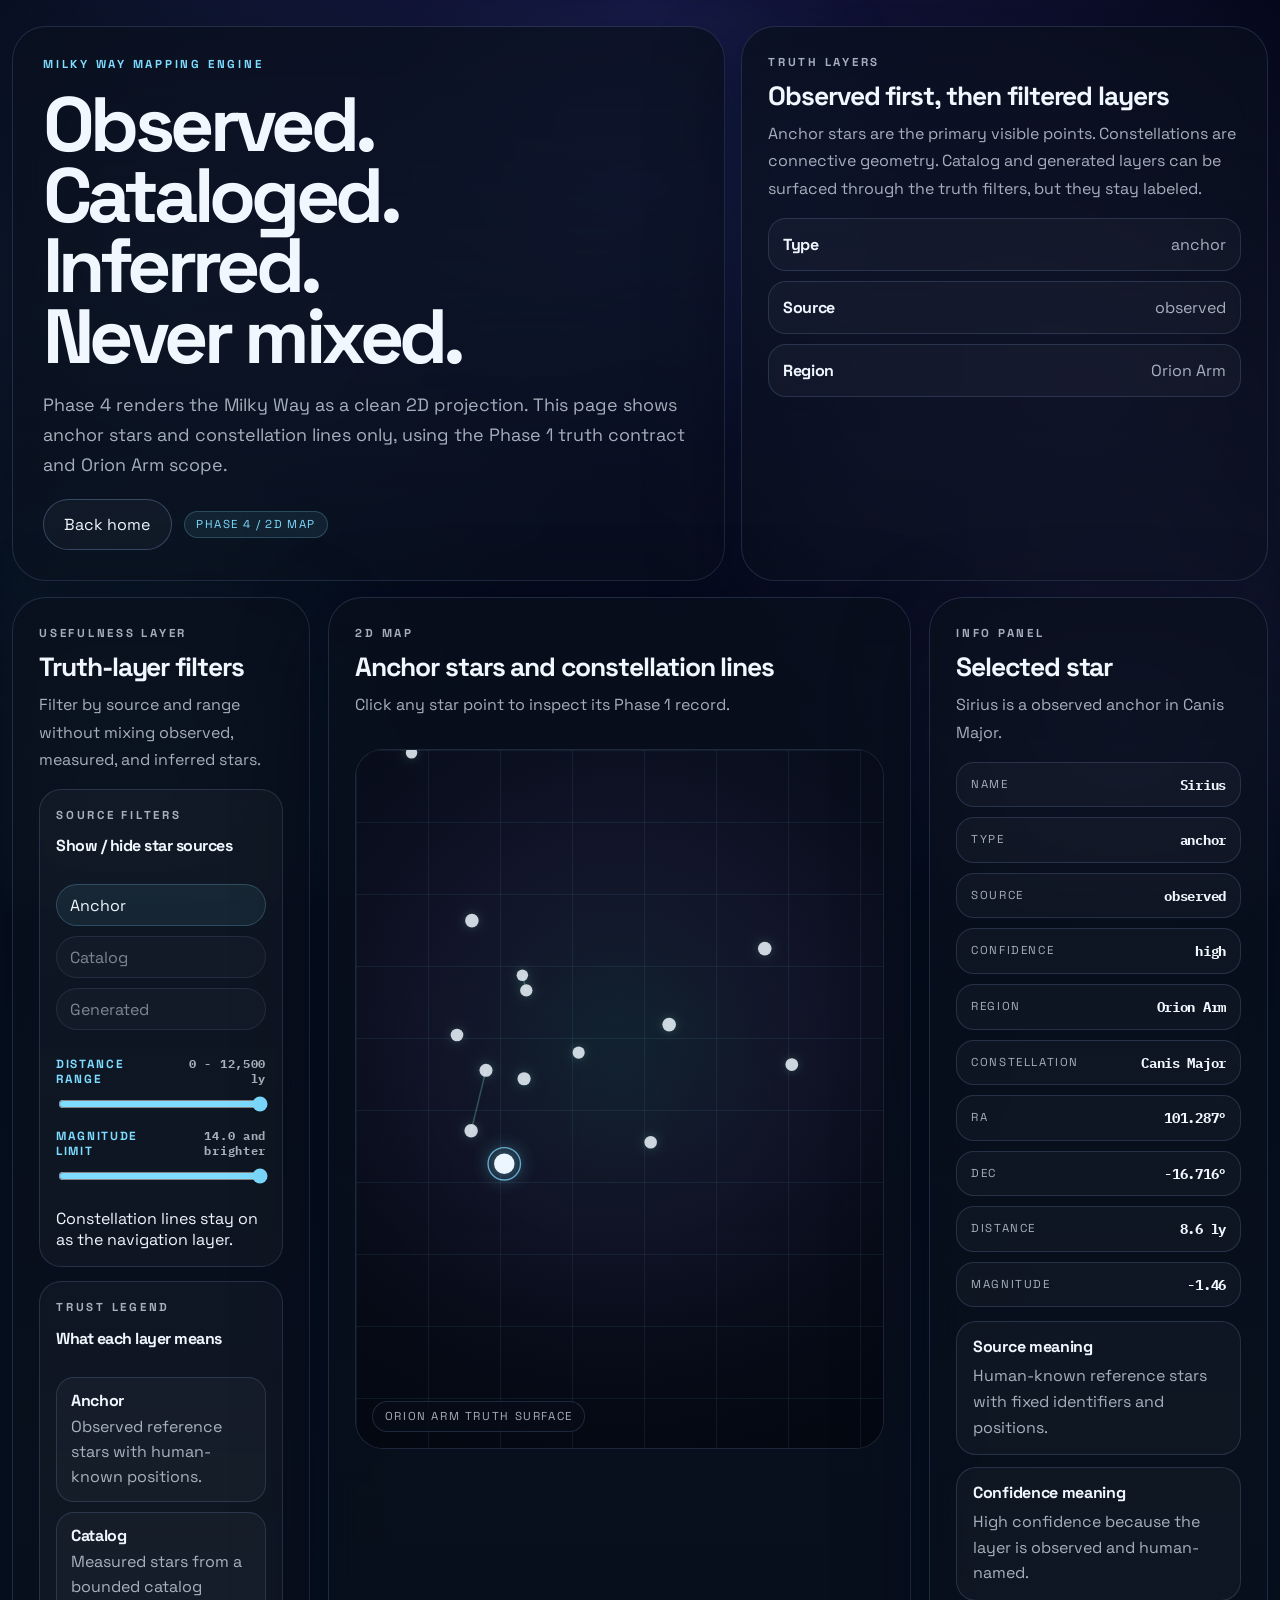
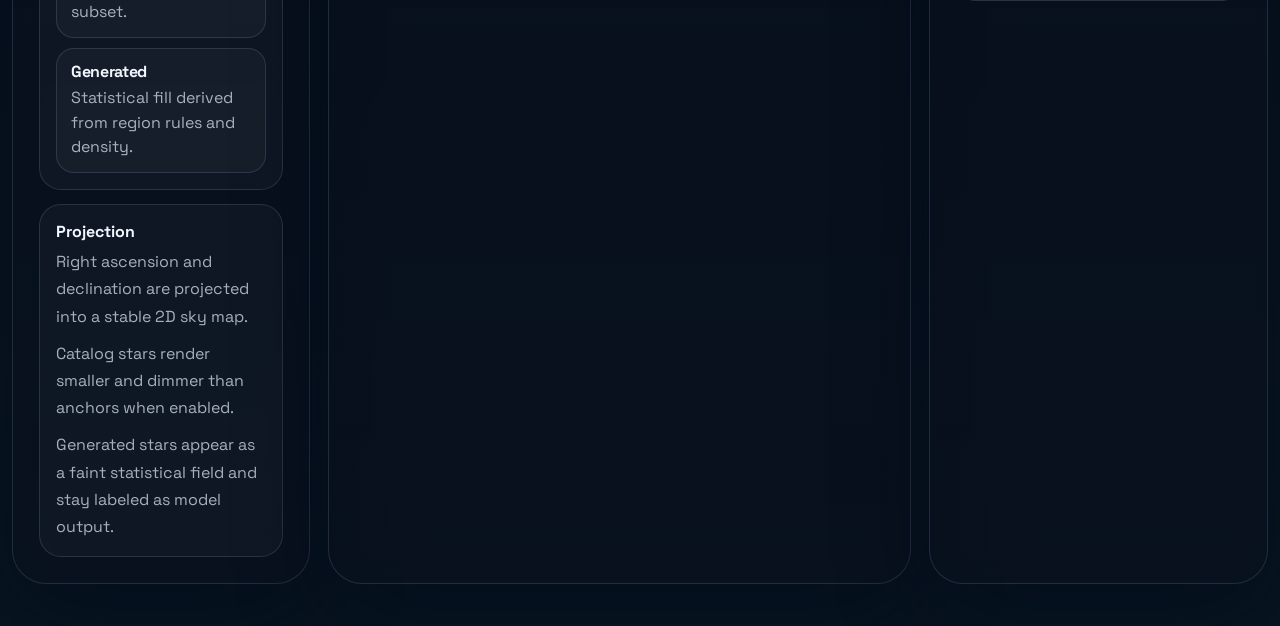
<file: galaxy/index.html>
<!doctype html>
<html lang="en">
<head>
  <meta charset="UTF-8">
  <meta name="viewport" content="width=device-width, initial-scale=1.0">
  <title>Milky Way Mapping Engine | Coupyn Labs</title>
  <meta name="description" content="Truth-layered Milky Way map for observed anchor stars and constellations.">
  <meta name="theme-color" content="#020617">
  <link rel="preconnect" href="https://fonts.googleapis.com">
  <link rel="preconnect" href="https://fonts.gstatic.com" crossorigin>
  <link href="https://fonts.googleapis.com/css2?family=Space+Grotesk:wght@400;500;600;700&family=IBM+Plex+Mono:wght@400;500;600&display=swap" rel="stylesheet">
  <link rel="stylesheet" href="../src/galaxy/galaxy.css">
</head>
<body>
  <main class="galaxy-page">
    <section class="hero">
      <div class="hero-copy">
        <p class="eyebrow">Milky Way Mapping Engine</p>
        <h1>Observed. Cataloged. Inferred. Never mixed.</h1>
        <p class="lead">
          Phase 4 renders the Milky Way as a clean 2D projection. This page shows anchor stars
          and constellation lines only, using the Phase 1 truth contract and Orion Arm scope.
        </p>
        <div class="hero-actions">
          <a class="button button-secondary" href="../index.html">Back home</a>
          <span class="badge" data-tone="info">Phase 4 / 2D map</span>
        </div>
      </div>

      <aside class="hero-panel">
        <div class="panel-head">
          <p class="eyebrow">Truth layers</p>
          <h2>Observed first, then filtered layers</h2>
          <p>
            Anchor stars are the primary visible points. Constellations are connective geometry.
            Catalog and generated layers can be surfaced through the truth filters, but they stay labeled.
          </p>
        </div>
        <div class="trust-list">
          <div class="trust-row">
            <strong>Type</strong>
            <span>anchor</span>
          </div>
          <div class="trust-row">
            <strong>Source</strong>
            <span>observed</span>
          </div>
          <div class="trust-row">
            <strong>Region</strong>
            <span>Orion Arm</span>
          </div>
        </div>
      </aside>
    </section>

    <section class="workspace">
      <aside class="panel layer-panel" aria-labelledby="layers-title">
        <div class="panel-head">
          <p class="eyebrow">Usefulness layer</p>
          <h2 id="layers-title">Truth-layer filters</h2>
          <p>Filter by source and range without mixing observed, measured, and inferred stars.</p>
        </div>

        <div class="filter-card">
          <div class="panel-head compact">
            <p class="eyebrow">Source filters</p>
            <h3>Show / hide star sources</h3>
          </div>

          <div class="layer-list" aria-label="Source filters">
            <button class="layer-chip layer-toggle is-active" id="anchor-toggle" type="button" aria-pressed="true">Anchor</button>
            <button class="layer-chip layer-toggle is-muted" id="catalog-toggle" type="button" aria-pressed="false">Catalog</button>
            <button class="layer-chip layer-toggle is-muted" id="generated-toggle" type="button" aria-pressed="false">Generated</button>
          </div>

          <div class="range-stack" aria-label="Range filters">
            <label class="range-field" for="distance-range">
              <div class="range-head">
                <span>Distance range</span>
                <strong id="distance-range-value">0 - 12,500 ly</strong>
              </div>
              <input id="distance-range" type="range" min="0" max="12500" step="50" value="12500">
            </label>

            <label class="range-field" for="magnitude-range">
              <div class="range-head">
                <span>Magnitude limit</span>
                <strong id="magnitude-range-value">14.0 and brighter</strong>
              </div>
              <input id="magnitude-range" type="range" min="-2" max="14" step="0.1" value="14">
            </label>
          </div>

          <p class="note-copy">Constellation lines stay on as the navigation layer.</p>
        </div>

        <div class="trust-legend">
          <div class="panel-head compact">
            <p class="eyebrow">Trust legend</p>
            <h3>What each layer means</h3>
          </div>
          <div class="legend-list">
            <div class="legend-row">
              <strong>Anchor</strong>
              <span>Observed reference stars with human-known positions.</span>
            </div>
            <div class="legend-row">
              <strong>Catalog</strong>
              <span>Measured stars from a bounded catalog subset.</span>
            </div>
            <div class="legend-row">
              <strong>Generated</strong>
              <span>Statistical fill derived from region rules and density.</span>
            </div>
          </div>
        </div>

        <div class="note-card">
          <strong>Projection</strong>
          <p>Right ascension and declination are projected into a stable 2D sky map.</p>
          <p class="note-copy">Catalog stars render smaller and dimmer than anchors when enabled.</p>
          <p class="note-copy">Generated stars appear as a faint statistical field and stay labeled as model output.</p>
        </div>
      </aside>

      <section class="panel map-panel" aria-labelledby="map-title">
        <div class="panel-head">
          <p class="eyebrow">2D map</p>
          <h2 id="map-title">Anchor stars and constellation lines</h2>
          <p>Click any star point to inspect its Phase 1 record.</p>
        </div>

        <div class="map-frame">
          <canvas id="galaxy-canvas" aria-label="Milky Way 2D map" role="img"></canvas>
          <div class="map-label">Orion Arm truth surface</div>
        </div>
      </section>

      <aside class="panel info-panel" id="galaxy-info-panel" aria-labelledby="info-title">
        <div class="panel-head">
          <p class="eyebrow">Info panel</p>
          <h2 id="info-title">Selected star</h2>
          <p id="galaxy-info-subtitle">Click a star to inspect its record.</p>
        </div>

        <div class="info-stack">
          <div class="info-row">
            <span>Name</span>
            <strong id="galaxy-info-name">-</strong>
          </div>
          <div class="info-row">
            <span>Type</span>
            <strong id="galaxy-info-type">-</strong>
          </div>
          <div class="info-row">
            <span>Source</span>
            <strong id="galaxy-info-source">-</strong>
          </div>
          <div class="info-row">
            <span>Confidence</span>
            <strong id="galaxy-info-confidence">-</strong>
          </div>
          <div class="info-row">
            <span>Region</span>
            <strong id="galaxy-info-region">-</strong>
          </div>
          <div class="info-row">
            <span>Constellation</span>
            <strong id="galaxy-info-constellation">-</strong>
          </div>
          <div class="info-row">
            <span>RA</span>
            <strong id="galaxy-info-ra">-</strong>
          </div>
          <div class="info-row">
            <span>Dec</span>
            <strong id="galaxy-info-dec">-</strong>
          </div>
          <div class="info-row">
            <span>Distance</span>
            <strong id="galaxy-info-distance">-</strong>
          </div>
          <div class="info-row">
            <span>Magnitude</span>
            <strong id="galaxy-info-magnitude">-</strong>
          </div>
        </div>

        <div class="info-explainer">
          <div class="explain-card">
            <strong>Source meaning</strong>
            <p id="galaxy-info-source-meaning">Click a star to see why it exists in this layer.</p>
          </div>
          <div class="explain-card">
            <strong>Confidence meaning</strong>
            <p id="galaxy-info-confidence-meaning">Observed anchors and measured catalog stars are high confidence. Generated stars are statistical.</p>
          </div>
        </div>
      </aside>
    </section>
  </main>

  <script type="module" src="../src/galaxy/main.js"></script>
</body>
</html>
</file>
<file: src/galaxy/galaxy.css>
@import url("https://fonts.googleapis.com/css2?family=Space+Grotesk:wght@400;500;600;700&family=IBM+Plex+Mono:wght@400;500;600&display=swap");

:root {
  --bg: #020617;
  --bg-soft: #07111f;
  --surface: rgba(8, 14, 27, 0.78);
  --surface-strong: rgba(11, 19, 34, 0.94);
  --border: rgba(154, 193, 255, 0.16);
  --border-strong: rgba(154, 193, 255, 0.28);
  --text: #f0f7ff;
  --muted: rgba(226, 235, 246, 0.72);
  --accent: #7ddcff;
  --accent-2: #8fffe6;
  --accent-3: #a18cff;
  --shadow: 0 28px 90px rgba(2, 6, 23, 0.48);
  --radius-xl: 34px;
  --radius-lg: 24px;
}

* {
  box-sizing: border-box;
}

html {
  scroll-behavior: smooth;
}

body {
  margin: 0;
  min-height: 100vh;
  color: var(--text);
  font-family: "Space Grotesk", "Segoe UI", sans-serif;
  background:
    radial-gradient(circle at top, rgba(107, 96, 255, 0.18), transparent 30%),
    radial-gradient(circle at 12% 12%, rgba(125, 220, 255, 0.10), transparent 22%),
    radial-gradient(circle at 86% 18%, rgba(161, 140, 255, 0.12), transparent 22%),
    linear-gradient(180deg, #020617 0%, #06101d 48%, #081521 100%);
  overflow-x: hidden;
}

body::before,
body::after {
  content: "";
  position: fixed;
  inset: 0;
  pointer-events: none;
  z-index: 0;
}

body::before {
  background-image:
    linear-gradient(rgba(255, 255, 255, 0.03) 1px, transparent 1px),
    linear-gradient(90deg, rgba(255, 255, 255, 0.03) 1px, transparent 1px);
  background-size: 84px 84px;
  mask-image: radial-gradient(circle at center, black 24%, transparent 82%);
  opacity: 0.35;
}

body::after {
  background:
    radial-gradient(circle at 50% 20%, rgba(86, 156, 255, 0.12), transparent 30%),
    radial-gradient(circle at 10% 84%, rgba(143, 255, 230, 0.08), transparent 24%),
    radial-gradient(circle at 88% 82%, rgba(161, 140, 255, 0.10), transparent 22%);
  filter: blur(18px);
}

a,
button {
  font: inherit;
  color: inherit;
}

.galaxy-page {
  position: relative;
  z-index: 1;
  width: min(1460px, calc(100% - 24px));
  margin: 0 auto;
  padding: 26px 0 42px;
}

.hero {
  display: grid;
  grid-template-columns: minmax(0, 1.15fr) minmax(280px, 0.85fr);
  gap: 16px;
  align-items: stretch;
}

.hero-copy,
.hero-panel,
.panel {
  border: 1px solid var(--border);
  border-radius: var(--radius-xl);
  background: linear-gradient(180deg, rgba(9, 15, 28, 0.74), rgba(9, 15, 28, 0.54));
  backdrop-filter: blur(16px);
  box-shadow: var(--shadow);
}

.hero-copy {
  display: grid;
  gap: 18px;
  padding: clamp(18px, 3vw, 30px);
}

.hero-panel,
.panel {
  padding: clamp(18px, 2.6vw, 26px);
}

.eyebrow {
  margin: 0;
  color: var(--accent);
  text-transform: uppercase;
  letter-spacing: 0.24em;
  font-size: 0.72rem;
  font-weight: 700;
}

h1,
h2,
p {
  margin: 0;
}

h1 {
  max-width: 12ch;
  font-size: clamp(2.8rem, 6vw, 5.4rem);
  line-height: 0.92;
  letter-spacing: -0.06em;
  text-wrap: balance;
}

.lead,
.panel-head p,
.trust-row span,
.note-card p,
.info-row span {
  color: var(--muted);
  line-height: 1.7;
}

.lead {
  max-width: 60ch;
  font-size: clamp(1rem, 1.6vw, 1.12rem);
}

.hero-actions {
  display: flex;
  flex-wrap: wrap;
  gap: 12px;
  align-items: center;
}

.button {
  display: inline-flex;
  align-items: center;
  justify-content: center;
  min-height: 50px;
  padding: 0.88rem 1.28rem;
  border-radius: 999px;
  border: 1px solid transparent;
  text-decoration: none;
  transition:
    transform 180ms ease,
    border-color 180ms ease,
    box-shadow 180ms ease,
    background 180ms ease;
}

.button:hover {
  transform: translateY(-2px);
}

.button-secondary {
  border-color: var(--border-strong);
  background: rgba(255, 255, 255, 0.03);
}

.badge {
  display: inline-flex;
  align-items: center;
  justify-content: center;
  padding: 0.42rem 0.72rem;
  border-radius: 999px;
  border: 1px solid var(--border);
  background: rgba(255, 255, 255, 0.04);
  color: var(--text);
  font-size: 0.72rem;
  line-height: 1;
  letter-spacing: 0.12em;
  text-transform: uppercase;
  white-space: nowrap;
}

.badge[data-tone="info"] {
  border-color: rgba(125, 220, 255, 0.22);
  color: #7ddcff;
  background: rgba(125, 220, 255, 0.08);
}

.panel-head {
  display: grid;
  gap: 10px;
  margin-bottom: 16px;
}

.panel-head h2 {
  font-size: clamp(1.25rem, 2.4vw, 1.65rem);
  line-height: 1.05;
  letter-spacing: -0.04em;
}

.panel-head.compact h3 {
  margin: 0;
  font-size: 1rem;
  letter-spacing: -0.03em;
}

.trust-list,
.info-stack {
  display: grid;
  gap: 10px;
}

.trust-row,
.info-row {
  display: grid;
  grid-template-columns: minmax(0, 1fr) auto;
  gap: 12px;
  align-items: center;
  padding: 12px 14px;
  border-radius: 18px;
  border: 1px solid var(--border);
  background: rgba(255, 255, 255, 0.03);
}

.trust-row strong,
.info-row strong {
  letter-spacing: -0.02em;
}

.workspace {
  display: grid;
  grid-template-columns: minmax(280px, 0.88fr) minmax(0, 1.72fr) minmax(300px, 1fr);
  gap: 18px;
  margin-top: 16px;
}

.filter-card,
.trust-legend,
.info-explainer {
  display: grid;
  gap: 12px;
}

.filter-card,
.trust-legend {
  margin-bottom: 14px;
  padding: 16px;
  border-radius: 22px;
  border: 1px solid var(--border);
  background: rgba(255, 255, 255, 0.03);
}

.layer-list {
  display: grid;
  gap: 10px;
}

.layer-chip {
  display: inline-flex;
  align-items: center;
  justify-content: space-between;
  min-height: 42px;
  padding: 0.55rem 0.82rem;
  border-radius: 999px;
  border: 1px solid var(--border);
  background: rgba(255, 255, 255, 0.03);
  color: var(--muted);
}

.layer-toggle {
  cursor: pointer;
}

.layer-toggle:focus-visible {
  outline: 2px solid rgba(125, 220, 255, 0.65);
  outline-offset: 2px;
}

.layer-chip.is-active {
  color: var(--text);
  border-color: rgba(125, 220, 255, 0.22);
  background: rgba(125, 220, 255, 0.08);
}

.layer-chip.is-muted {
  opacity: 0.72;
}

.layer-chip.is-generated {
  border-color: rgba(161, 140, 255, 0.18);
  color: #c09cff;
}

.range-stack {
  display: grid;
  gap: 14px;
  margin-top: 14px;
}

.range-field {
  display: grid;
  gap: 8px;
}

.range-head {
  display: flex;
  align-items: baseline;
  justify-content: space-between;
  gap: 12px;
}

.range-head span {
  color: var(--accent);
  font-size: 0.74rem;
  font-weight: 700;
  letter-spacing: 0.14em;
  text-transform: uppercase;
}

.range-head strong {
  color: var(--muted);
  font-family: "IBM Plex Mono", monospace;
  font-size: 0.76rem;
  letter-spacing: 0.06em;
  text-align: right;
}

.range-field input[type="range"] {
  width: 100%;
  accent-color: var(--accent);
}

.legend-list {
  display: grid;
  gap: 10px;
}

.legend-row {
  display: grid;
  gap: 4px;
  padding: 12px 14px;
  border-radius: 18px;
  border: 1px solid var(--border);
  background: rgba(255, 255, 255, 0.03);
}

.legend-row strong {
  letter-spacing: -0.02em;
}

.legend-row span {
  color: var(--muted);
  line-height: 1.55;
}

.note-card {
  margin-top: 14px;
  padding: 16px;
  border-radius: 22px;
  border: 1px solid var(--border);
  background: rgba(255, 255, 255, 0.03);
}

.note-card strong {
  display: block;
  margin-bottom: 6px;
}

.note-copy {
  margin-top: 10px;
}

.map-panel {
  display: grid;
  gap: 14px;
  align-content: start;
}

.map-frame {
  position: relative;
  min-height: 700px;
  border-radius: 28px;
  border: 1px solid var(--border);
  background:
    radial-gradient(circle at 50% 50%, rgba(125, 220, 255, 0.08), transparent 36%),
    linear-gradient(180deg, rgba(6, 10, 20, 0.92), rgba(5, 9, 18, 0.82));
  overflow: hidden;
}

.map-frame::before {
  content: "";
  position: absolute;
  inset: 0;
  background-image:
    linear-gradient(rgba(255, 255, 255, 0.03) 1px, transparent 1px),
    linear-gradient(90deg, rgba(255, 255, 255, 0.03) 1px, transparent 1px);
  background-size: 64px 64px;
  mask-image: radial-gradient(circle at center, black 24%, transparent 84%);
  opacity: 0.35;
  pointer-events: none;
}

.map-label {
  position: absolute;
  left: 16px;
  bottom: 16px;
  z-index: 2;
  padding: 0.46rem 0.72rem;
  border-radius: 999px;
  border: 1px solid var(--border);
  background: rgba(7, 13, 25, 0.75);
  color: var(--muted);
  font-size: 0.72rem;
  letter-spacing: 0.14em;
  text-transform: uppercase;
}

.map-guide {
  position: absolute;
  top: 16px;
  left: 16px;
  z-index: 2;
  display: grid;
  gap: 6px;
  max-width: 320px;
  padding: 14px 16px;
  border-radius: 20px;
  border: 1px solid var(--border);
  background: rgba(7, 13, 25, 0.72);
  backdrop-filter: blur(12px);
}

.map-guide strong {
  display: block;
  font-size: 0.92rem;
  letter-spacing: -0.02em;
}

.map-guide p {
  color: var(--muted);
  line-height: 1.55;
}

.map-guide small {
  color: var(--muted);
  font-family: "IBM Plex Mono", monospace;
  font-size: 0.68rem;
  letter-spacing: 0.12em;
  text-transform: uppercase;
}

#galaxy-canvas {
  position: absolute;
  inset: 0;
  z-index: 1;
  display: block;
  width: 100%;
  height: 100%;
}

.info-row {
  align-items: start;
}

.info-row span {
  text-transform: uppercase;
  letter-spacing: 0.14em;
  font-size: 0.72rem;
}

.info-row strong {
  text-align: right;
  font-family: "IBM Plex Mono", monospace;
  font-size: 0.9rem;
  overflow-wrap: anywhere;
}

.info-explainer {
  margin-top: 14px;
}

.explain-card {
  padding: 14px 16px;
  border-radius: 20px;
  border: 1px solid var(--border);
  background: rgba(255, 255, 255, 0.03);
}

.explain-card strong {
  display: block;
  margin-bottom: 6px;
  letter-spacing: -0.02em;
}

.explain-card p {
  color: var(--muted);
  line-height: 1.6;
}

@media (max-width: 1080px) {
  .hero,
  .workspace {
    grid-template-columns: 1fr;
  }

  .map-frame {
    min-height: 580px;
  }
}

@media (max-width: 720px) {
  .galaxy-page {
    width: min(100%, calc(100% - 18px));
    padding-top: 14px;
  }

  .hero-copy,
  .hero-panel,
  .panel {
    border-radius: 28px;
  }

  .map-frame {
    min-height: 480px;
  }

  .hero-actions {
    flex-direction: column;
    align-items: stretch;
  }

  .button {
    width: 100%;
  }

  .trust-row,
  .info-row {
    grid-template-columns: 1fr;
  }

  .info-row strong {
    text-align: left;
  }
}
</file>
